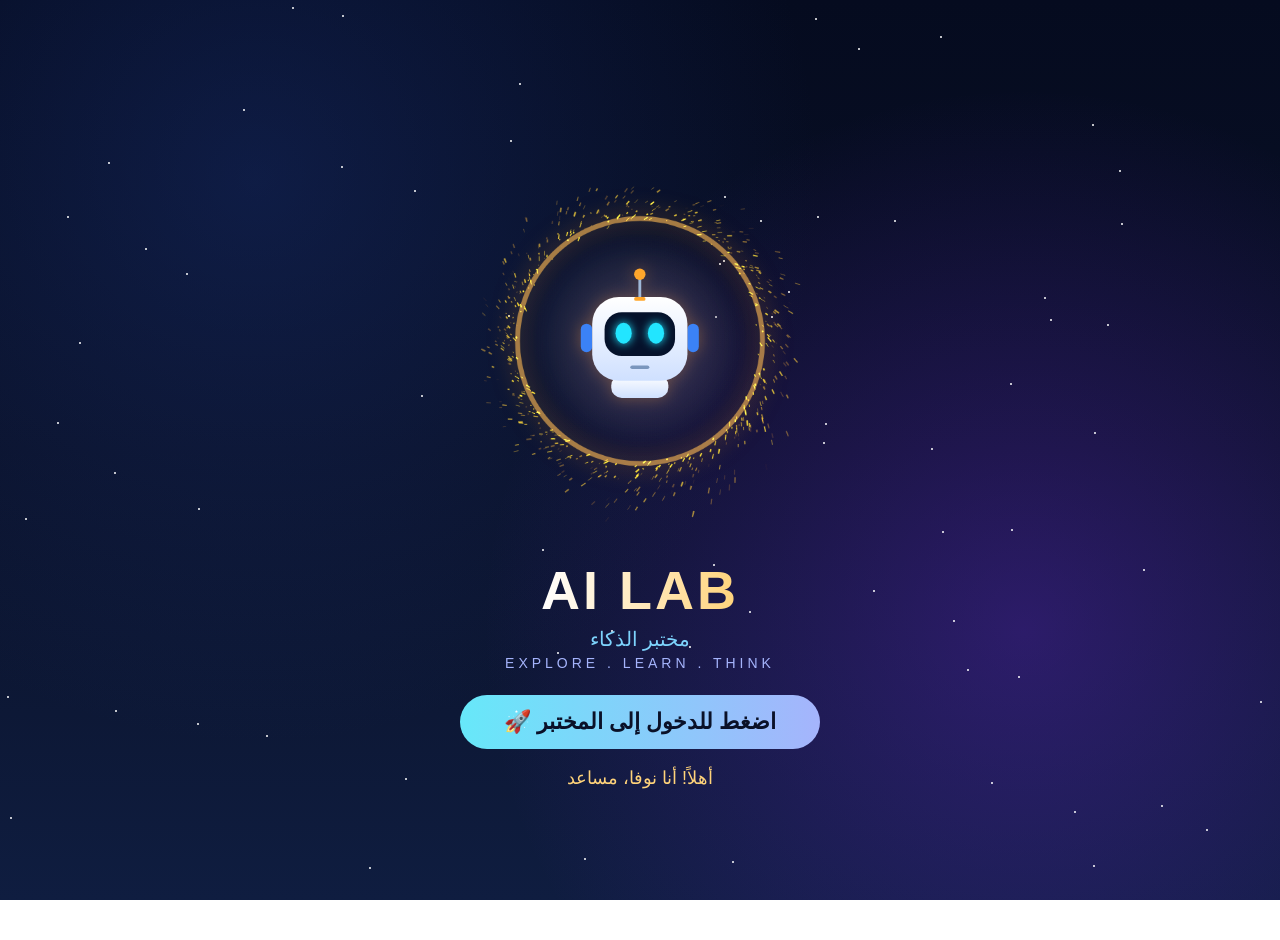
<file: index.html>
<!DOCTYPE html>
<html lang="ar" dir="rtl">
<head>
<meta charset="UTF-8">
<meta name="viewport" content="width=device-width, initial-scale=1.0">
<title>AI Lab | مختبر الذكاء</title>
<style>
  html, body { margin: 0; min-height: 100vh; }
  body {
    font-family: 'Segoe UI', Tahoma, sans-serif;
    color: #fff; text-align: center; overflow-x: hidden;
    background:
      radial-gradient(circle at 20% 20%, #1e3a8a55 0, transparent 45%),
      radial-gradient(circle at 80% 70%, #6d28d955 0, transparent 45%),
      linear-gradient(180deg, #050b1f 0%, #0a1128 50%, #0f1d40 100%);
    background-attachment: fixed;
  }
  #stars { position: fixed; inset: 0; pointer-events: none; }
  .star { position: absolute; width: 2px; height: 2px; background: #fff; border-radius: 50%; animation: tw 3s infinite; }
  @keyframes tw { 0%, 100% { opacity: .15; } 50% { opacity: .9; } }

  .wrap { position: relative; z-index: 1; min-height: 100vh; display: flex; flex-direction: column; align-items: center; justify-content: center; padding: 20px 12px; }

  /* الحلقة + الروبوت */
  #hero { position: relative; width: min(80vw, 420px); aspect-ratio: 1; cursor: pointer; transition: transform .3s; }
  #hero:hover { transform: scale(1.04); }
  #hero canvas { position: absolute; inset: 0; width: 100%; height: 100%; }
  #robot {
    position: absolute; inset: 16%;
    display: flex; align-items: center; justify-content: center;
    opacity: 0; transform: scale(.6);
    animation: botIn 1.3s ease-out 2s forwards;
  }
  #robot .na { width: 100% !important; height: 100% !important; }
  @keyframes botIn { to { opacity: 1; transform: scale(1); } }

  h1 { font-size: clamp(38px, 9vw, 54px); margin: 8px 0 0; letter-spacing: 3px;
       background: linear-gradient(90deg, #fff, #ffd37a); -webkit-background-clip: text; background-clip: text; color: transparent; }
  .sub { color: #7dd3fc; font-size: 20px; margin: 6px 0 4px; }
  .tag { color: #a5b4fc; letter-spacing: 4px; font-size: 14px; margin-bottom: 24px; }
  #enter {
    display: inline-block; padding: 14px 44px; font-size: 22px; font-weight: bold;
    color: #0a1128; text-decoration: none; border-radius: 40px;
    background: linear-gradient(90deg, #67e8f9, #a5b4fc);
    transition: transform .2s, box-shadow .2s;
  }
  #enter:hover { transform: scale(1.06); box-shadow: 0 0 38px #ffa62bcc; }
  .hi { color: #ffd37a; margin-top: 18px; min-height: 28px; font-size: 18px; }
  #steps { display: flex; flex-wrap: wrap; gap: 8px; justify-content: center; max-width: 640px; margin-top: 14px; }
  #steps span { background: #16224a; border: 1px solid #3b82f6; border-radius: 20px; padding: 6px 14px; font-size: 14px; }
</style>
</head>
<body>
  <div id="stars"></div>

  <div class="wrap">
    <div id="hero" title="اضغطوا للدخول إلى المختبر">
      <canvas id="portal"></canvas>
      <div id="robot"></div>
    </div>

    <h1>AI LAB</h1>
    <div class="sub">مختبر الذكاء</div>
    <div class="tag">EXPLORE . LEARN . THINK</div>
    <a id="enter" href="home.html">اضغط للدخول إلى المختبر 🚀</a>
    <div class="hi" id="hi"></div>
    <div id="steps">
      
    
  </div>

  <script src="./js/nova-avatar.js"></script>
  <script>
    // الدخول للمختبر
    var hero = document.getElementById("hero");
    hero.onclick = function () { window.location.href = "home.html"; };

    // النجوم
    var box = document.getElementById("stars");
    for (var i = 0; i < 70; i++) {
      var d = document.createElement("div");
      d.className = "star";
      d.style.left = (Math.random() * 100) + "%";
      d.style.top = (Math.random() * 100) + "%";
      d.style.animationDelay = (Math.random() * 3) + "s";
      box.appendChild(d);
    }

    // الروبوت
    document.getElementById("robot").innerHTML = window.novaAvatar(300);
    // حلقة النار والشرار
    (function () {
      var cv = document.getElementById("portal"), c = cv.getContext("2d");
      var S = (cv.width = cv.height = 600), R = 175, P = [];
      function spawn() {
        var a = Math.random() * 6.283, r = R + (Math.random() - 0.5) * 16, s = 0.4 + Math.random() * 1.8;
        P.push({
          x: S / 2 + Math.cos(a) * r, y: S / 2 + Math.sin(a) * r,
          vx: -Math.sin(a) * s * 0.9 + Math.cos(a) * s * 0.7,
          vy: Math.cos(a) * s * 0.9 + Math.sin(a) * s * 0.7,
          l: 1, d: 0.008 + Math.random() * 0.02, w: 0.6 + Math.random() * 1.6
        });
      }
      function frame() {
        c.clearRect(0, 0, S, S);
        c.globalCompositeOperation = "lighter";
        c.shadowBlur = 35; c.shadowColor = "#ff9a1f";
        c.strokeStyle = "rgba(255,190,90,.55)"; c.lineWidth = 7;
        c.beginPath(); c.arc(S / 2, S / 2, R, 0, 6.283); c.stroke();
        c.shadowBlur = 0;
        for (var i = 0; i < 14; i++) spawn();
        for (var j = P.length - 1; j >= 0; j--) {
          var p = P[j];
          p.x += p.vx; p.y += p.vy; p.vy += 0.01; p.l -= p.d;
          if (p.l <= 0) { P.splice(j, 1); continue; }
          c.strokeStyle = "rgba(255," + ((150 + 90 * p.l) | 0) + ",60," + p.l + ")";
          c.lineWidth = p.w;
          c.beginPath(); c.moveTo(p.x, p.y); c.lineTo(p.x - p.vx * 3, p.y - p.vy * 3); c.stroke();
        }
        requestAnimationFrame(frame);
      }
      frame();
    })();

    // رسالة نوفا بتتكتب
    var msg = "أهلاً! أنا نوفا، مساعدك في مختبر الذكاء 🤖";
    var out = document.getElementById("hi"), n = 0;
    var t = setInterval(function () {
      out.textContent = msg.slice(0, ++n);
      if (n >= msg.length) clearInterval(t);
    }, 60);
  </script>
</body>
</html>
</file>
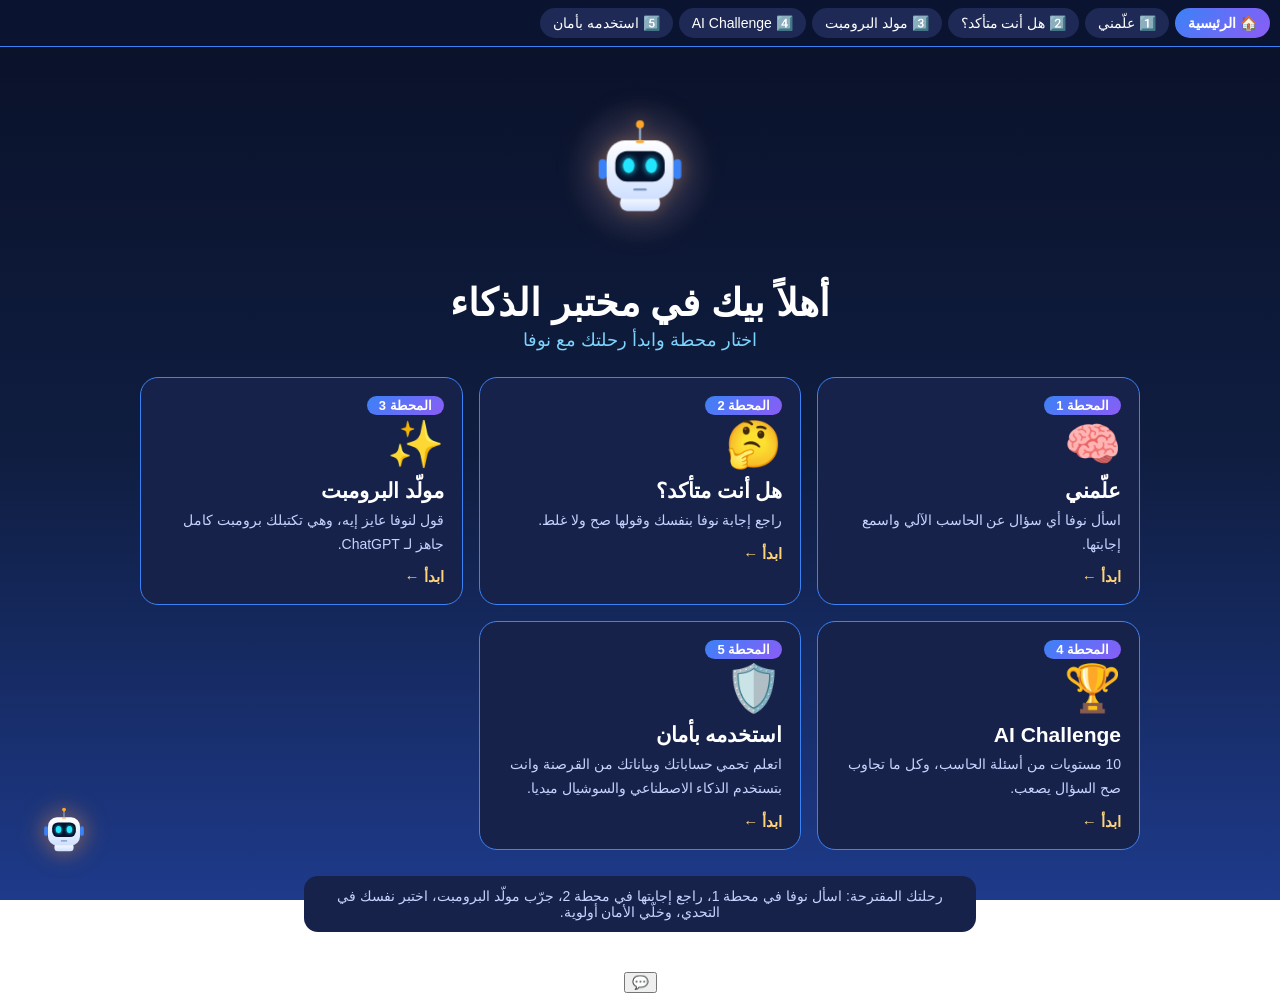
<file: home.html>
<!DOCTYPE html>
<html lang="ar" dir="rtl">
<head>
  <meta charset="UTF-8">
  <meta name="viewport" content="width=device-width, initial-scale=1.0">
  <title>AI Lab | الرئيسية</title>
  <style>
    html, body { margin: 0; min-height: 100vh; }
    body { font-family: 'Segoe UI', Tahoma, sans-serif; color: #fff; text-align: center; background: linear-gradient(180deg, #0a1128 0%, #0f1d40 50%, #1e3a8a 100%) fixed; }
    #hub { max-width: 1000px; margin: 0 auto; padding: 24px 16px 40px; }
    #hub h1 { font-size: 38px; margin: 6px 0 4px; }
    .hub-sub { color: #7dd3fc; font-size: 18px; margin-bottom: 26px; }
    #cards { display: grid; grid-template-columns: repeat(auto-fit, minmax(270px, 1fr)); gap: 16px; text-align: right; }
    .card { display: block; text-decoration: none; color: #fff; background: #16224a; border: 1px solid #3b82f6; border-radius: 18px; padding: 18px; transition: transform .2s, box-shadow .2s, border-color .2s; }
    .card:hover { transform: translateY(-5px); border-color: #ffa62b; box-shadow: 0 8px 26px #8b5cf655; }
    .card .num { display: inline-block; background: linear-gradient(135deg, #3b82f6, #8b5cf6); border-radius: 12px; padding: 2px 12px; font-size: 13px; font-weight: bold; }
    .card .ico { font-size: 46px; line-height: 1.3; }
    .card h3 { margin: 4px 0 6px; font-size: 21px; }
    .card p { margin: 0 0 12px; color: #c7d2fe; font-size: 14px; line-height: 1.7; }
    .card .go { color: #ffd37a; font-weight: bold; font-size: 15px; }
    .path { margin: 26px auto 0; max-width: 640px; background: #16224a; border-radius: 14px; padding: 12px 16px; font-size: 14px; color: #c7d2fe; }
  </style>
</head>
<body>
  <main id="hub">
    <div id="hero"></div>
    <h1>أهلاً بيك في مختبر الذكاء</h1>
    <div class="hub-sub">اختار محطة وابدأ رحلتك مع نوفا</div>

    <div id="cards">
      <a class="card" href="station1.html">
        <span class="num">المحطة 1</span>
        <div class="ico">🧠</div>
        <h3>علّمني</h3>
        <p>اسأل نوفا أي سؤال عن الحاسب الآلي واسمع إجابتها.</p>
        <span class="go">ابدأ ←</span>
      </a>
      <a class="card" href="station2.html">
        <span class="num">المحطة 2</span>
        <div class="ico">🤔</div>
        <h3>هل أنت متأكد؟</h3>
        <p>راجع إجابة نوفا بنفسك وقولها صح ولا غلط.</p>
        <span class="go">ابدأ ←</span>
      </a>
      <a class="card" href="station3.html">
        <span class="num">المحطة 3</span>
        <div class="ico">✨</div>
        <h3>مولّد البرومبت</h3>
        <p>قول لنوفا عايز إيه، وهي تكتبلك برومبت كامل جاهز لـ ChatGPT.</p>
        <span class="go">ابدأ ←</span>
      </a>
      <a class="card" href="station4.html">
        <span class="num">المحطة 4</span>
        <div class="ico">🏆</div>
        <h3>AI Challenge</h3>
        <p>10 مستويات من أسئلة الحاسب، وكل ما تجاوب صح السؤال يصعب.</p>
        <span class="go">ابدأ ←</span>
      </a>
      <a class="card" href="station5.html">
        <span class="num">المحطة 5</span>
        <div class="ico">🛡️</div>
        <h3>استخدمه بأمان</h3>
        <p>اتعلم تحمي حساباتك وبياناتك من القرصنة وانت بتستخدم الذكاء الاصطناعي والسوشيال ميديا.</p>
        <span class="go">ابدأ ←</span>
      </a>
    </div>

    <div class="path">رحلتك المقترحة: اسأل نوفا في محطة 1، راجع إجابتها في محطة 2، جرّب مولّد البرومبت، اختبر نفسك في التحدي، وخلّي الأمان أولوية.</div>
  </main>

  <script src="./js/nova-avatar.js"></script>
  <script>
    document.getElementById("hero").innerHTML = novaAvatar(200);
  </script>
  <div id="nova-chat"></div>
  <script src="./js/nav.js"></script>
  <script src="./js/nova-chat.js"></script>
</body>
</html>
</file>
